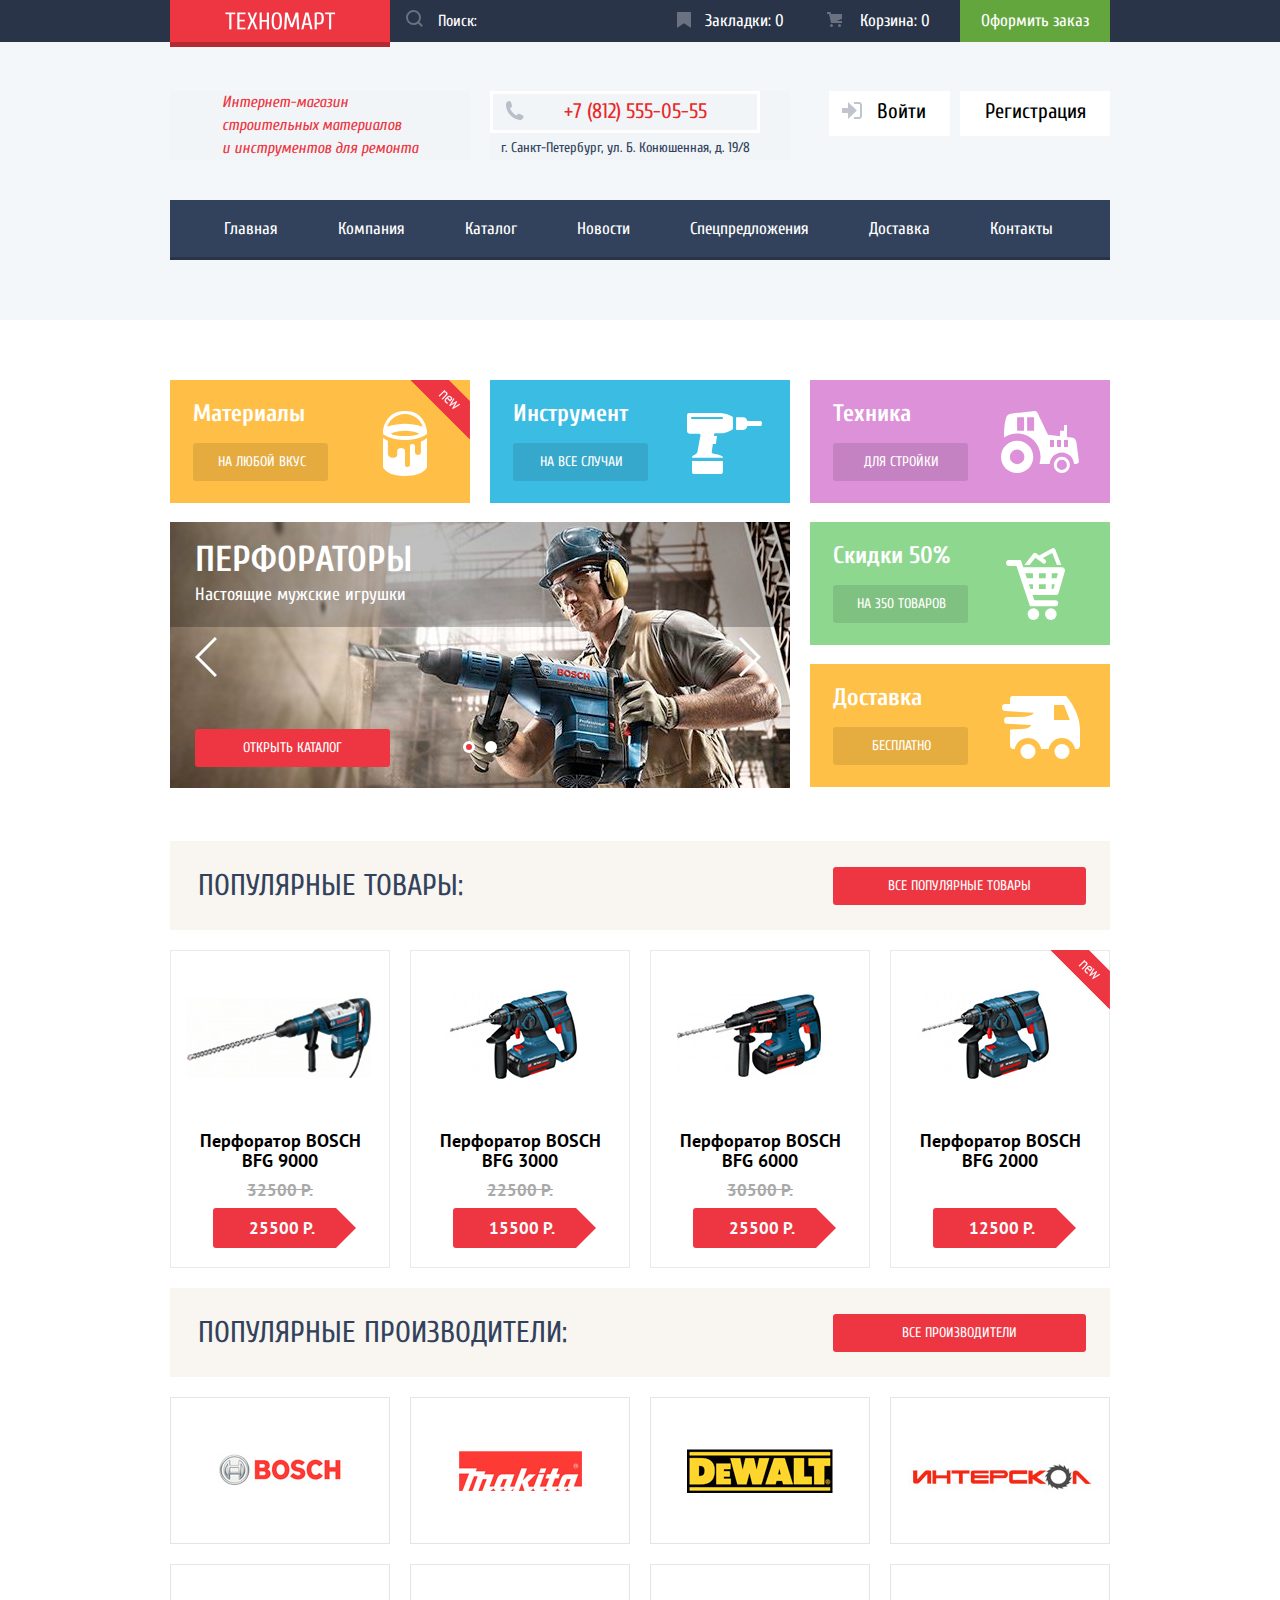
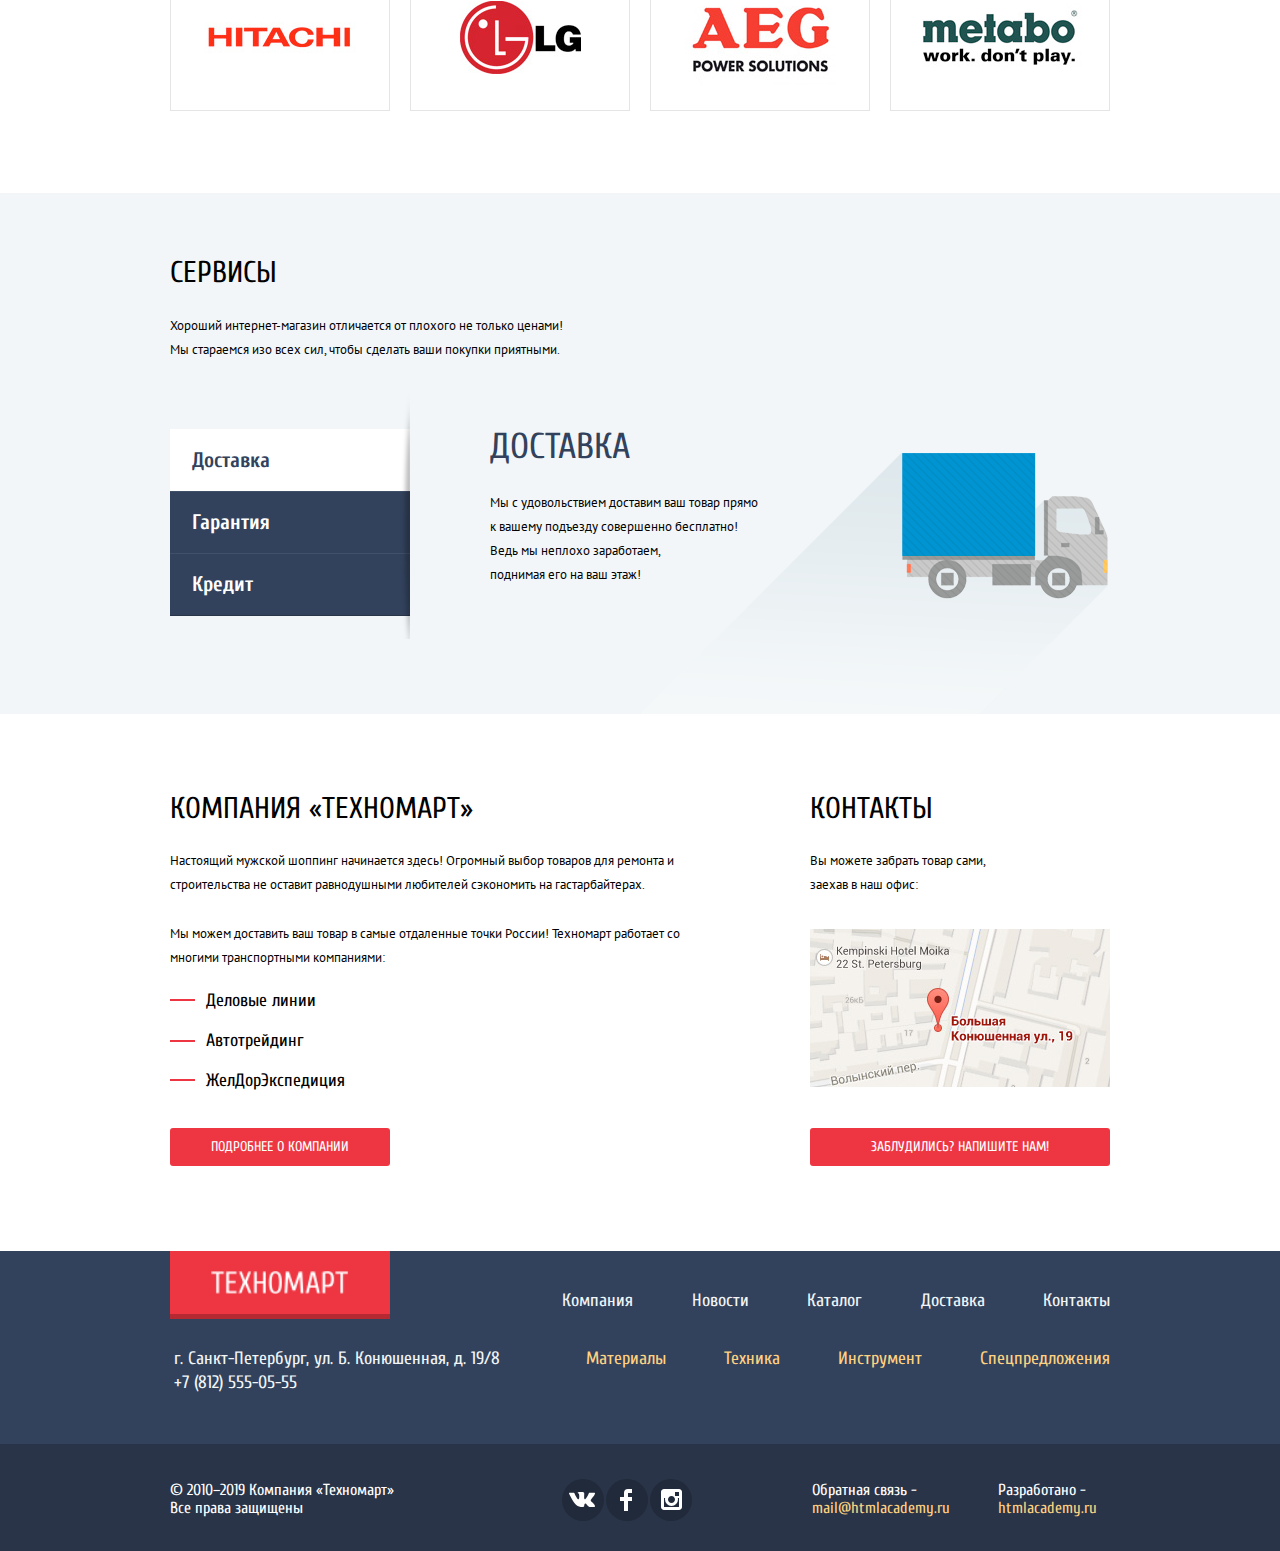
<file: index.html>
<!DOCTYPE html>
<html lang="ru">

<head>
  <meta charset="utf-8">
  <title>HTML Academy: Техномарт</title>
  <link href="https://fonts.googleapis.com/css?family=Cuprum:400,400i,700%7CPT+Sans:400,700&amp;subset=cyrillic" rel="stylesheet">
  <link rel="stylesheet" href="css/normalize.css">
  <link rel="stylesheet" href="css/style.min.css">
</head>

<body>
  <header class="main-header">
    <div class="header-top">
      <div class="container">
        <a class="logo main-header-logo" href="index.html">
          <img src="img/logo.png" width="111" height="18" alt="Логотип магазина «Техномарт»">
        </a>
        <form class="search" action="https://echo.htmlacademy.ru" method="get">
          <div class="search-field">
            <input class="search-field-input" type="text" name="search" placeholder="Поиск:">
            <button class="search-field-button" aria-label="Поиск">
              <svg width="17" height="17" viewBox="0 0 17 17" class="svg-icon" focusable="false">
                <path d="M17 15.586l-3.542-3.542A7.465 7.465 0 0 0 15 7.5 7.5 7.5 0 1 0 7.5 15c1.71 0 3.282-.579 4.544-1.542L15.586 17 17 15.586zM2 7.5C2 4.467 4.467 2 7.5 2 10.532 2 13 4.467 13 7.5c0 3.032-2.468 5.5-5.5 5.5A5.506 5.506 0 0 1 2 7.5z" />
              </svg>
            </button>
          </div>
        </form>
        <a class="main-header-bookmarks" href="bookmarks.html">Закладки: 0</a>
        <a class="main-header-basket" href="basket.html">Корзина: 0</a>
        <a class="main-header-order" href="order.html">Оформить заказ</a>
      </div>
    </div>

    <div class="container">
      <div class="header-bottom">
        <h1 class="general-title">
          Интернет-магазин строительных материалов
          и&nbsp;инструментов для ремонта
        </h1>

        <address class="address">
          <a href="tel:+78125550555">+7 (812) 555-05-55</a>
          <p>г. Санкт-Петербург, ул. Б. Конюшенная, д. 19/8</p>
        </address>

        <div class="login-link">
          <a class="velcome" href="personal-account.html">Войти</a>
          <a class="registry" href="#">Регистрация</a>
        </div>
      </div>

      <nav class="main-navigation">
        <ul class="navigation-list ">
          <li><a href="main.html">Главная</a></li>
          <li><a href="company.html">Компания</a></li>
          <li><a href="catalog.html">Каталог</a></li>
          <li><a href="news.html">Новости</a></li>
          <li><a href="specials.html">Спецпредложения</a></li>
          <li><a href="delivery.html">Доставка</a></li>
          <li><a href="contacts.html">Контакты</a></li>
        </ul>
      </nav>
    </div>
  </header>

  <main>
    <div class="container">
      <section class="type-services">
        <h2 class="visually-hidden">Товары и услуги</h2>
        <div class="type-services-items">
          <div class="box type-services-mat new-icon">
            <h3>Материалы</h3>
            <a class="button button-services" href="#">На любой вкус</a>
          </div>
          <div class="box type-services-tool">
            <h3>Инструмент</h3>
            <a class="button button-services" href="#">На все случаи</a>
          </div>
          <div class="box type-services-tech">
            <h3>Техника</h3>
            <a class="button button-services" href="#">Для стройки</a>
          </div>

          <div class="slider">
            <div class="slides">
              <div class="slide-prev">
                <h3>Дрели</h3>
                <p>Соседям на радость!</p>
                <a class="button button-slides" href="catalog.html">Открыть каталог</a>
              </div>
              <div class="slide-next">
                <h3>Перфораторы</h3>
                <p>Настоящие мужские игрушки</p>
                <a class="button button-slides" href="catalog.html">Открыть каталог</a>
              </div>
            </div>

            <div class="button-arrow">
              <button class="button-arrow-next" aria-label="Следующий слайд"></button>
              <button class="button-arrow-prev" aria-label="Предыдущий слайд"></button>
            </div>

            <ul class="slides-switches">
              <li class="slide-radio slide-radio-active"><button class="button-radio" aria-label="Текущий слайд"></button></li>
              <li class="slide-radio"><button class="button-radio" aria-label="Следующий слайд"></button></li>
            </ul>
          </div>

          <div>
            <div class="box type-services-sale">
              <h3>Скидки 50%</h3>
              <a class="button button-services" href="#">На 350 товаров</a>
            </div>
            <div class="box type-services-del">
              <h3>Доставка</h3>
              <a class="button button-services" href="#">Бесплатно</a>
            </div>
          </div>
        </div>
      </section>

      <section class="popular">
        <div class="popular-goods">
          <h2>Популярные товары:</h2>
          <a class=" button button-goods" href="#">Все популярные товары</a>
        </div>
        <div class="catalog">
          <ul class="catalog-list">
            <li class="catalog-item">
              <img src="img/bosch-9000.jpg" width="218" height="170" alt="Перфоратор BOSCH BFG 9000">
              <h3> Перфоратор BOSCH BFG&nbsp;9000</h3>
              <span class="price">32500 P.</span>
              <span class="price-sale">25500 P.</span>
              <div class="active-item">
                <a class="button button-basket" href="basket.html"> Купить</a>
                <a class="button button-bookmarks" href="bookmarks.html"> В закладки</a>
              </div>
            </li>
            <li class="catalog-item">
              <img src="img/bosch-3000.jpg" width="218" height="170" alt="Перфоратор BOSCH BFG 3000">
              <h3> Перфоратор BOSCH BFG&nbsp;3000</h3>
              <span class="price">22500 P.</span>
              <span class="price-sale">15500 P.</span>
              <div class="active-item">
                <a class="button button-basket" href="basket.html"> Купить</a>
                <a class="button button-bookmarks" href="bookmarks.html"> В закладки</a>
              </div>
            </li>
            <li class="catalog-item">
              <img src="img/bosch-6000.jpg" width="218" height="170" alt="Перфоратор BOSCH BFG 6000">
              <h3> Перфоратор BOSCH BFG&nbsp;6000</h3>
              <span class="price">30500 P.</span>
              <span class="price-sale">25500 P.</span>
              <div class="active-item">
                <a class="button button-basket" href="basket.html"> Купить</a>
                <a class="button button-bookmarks" href="bookmarks.html"> В закладки</a>
              </div>
            </li>
            <li class="catalog-item new-icon">
              <img src="img/bosch-2000.jpg" width="218" height="170" alt="Перфоратор BOSCH BFG 2000">
              <h3> Перфоратор BOSCH BFG&nbsp;2000</h3>
              <span class="price-sale">12500 P.</span>
              <div class="active-item">
                <a class="button button-basket" href="basket.html"> Купить</a>
                <a class="button button-bookmarks" href="bookmarks.html"> В закладки</a>
              </div>
            </li>
          </ul>
        </div>
      </section>

      <section class="popular">
        <div class="popular-makers">
          <h2>Популярные производители:</h2>
          <a class="button button-makers" href="#">Все производители</a>
        </div>

        <ul class="list-makers">
          <li class="item-makers"><a href="#"><img src="img/bosch-logo.jpg" width="126" height="37" class="Bosch" alt="bosch"></a></li>
          <li class="item-makers"><a href="#"><img src="img/makita-logo.jpg" width="123" height="40" class="Makita" alt="makita"></a></li>
          <li class="item-makers"><a href="#"><img src="img/de-walt-logo.jpg" width="146" height="44" class="Dewalt"
                alt="dewalt"></a></li>
          <li class="item-makers"><a href="#"><img src="img/interckol-logo.jpg" width="200" height="88" class="Interckol"
                alt="Интерскол"></a></li>
          <li class="item-makers"><a href="#"><img src="img/hitachi-logo.jpg" width="169" height="31" class="Hitachi"
                alt="hitachi"></a></li>
          <li class="item-makers"><a href="#"><img src="img/lg-logo.jpg" width="121" height="73" class="Lg" alt="lg"></a></li>
          <li class="item-makers"><a href="#"><img src="img/aeg-logo.jpg" width="151" height="96" class="Aeg" alt="aeg"></a></li>
          <li class="item-makers"><a href="#"><img src="img/metabo-logo.jpg" width="204" height="69" class="Metabo" alt="metabo"></a></li>
        </ul>

      </section>
    </div>

    <section class="services">
      <div class="container">
        <div class="title-promo">
          <h2>Сервисы</h2>
          <p>Хороший интернет-магазин отличается от плохого не только ценами!
            Мы стараемся изо всех сил, чтобы сделать ваши покупки приятными.</p>
        </div>
        <div class="services-slider">
          <ul class="slider-control">
            <li><button class="button-slide button-slide-current">Доставка</button></li>
            <li><button class="button-slide">Гарантия</button></li>
            <li><button class="button-slide">Кредит</button></li>
          </ul>

          <div class="slide-windows">
            <div class="slide-windows-delivery ">
              <h3>Доставка</h3>
              <p>Мы с удовольствием доставим ваш товар прямо<br>
                к вашему подъезду совершенно бесплатно!
                Ведь мы неплохо заработаем,<br>
                поднимая его на ваш этаж!</p>
            </div>
            <div class="slide-windows-assurance">
              <h3>Гарантия</h3>
              <p>Если купленный у нас товар поломается или заискрит,<br>
                а также в случае пожара, спровоцированного его возгаранием, вы всегда можете быть уверены в нашей
                гарантии.
                Мы обменяем сгоревший товар на новый.<br> Дом уж восстановите как-нибудь сами.</p>
            </div>
            <div class="slide-windows-credit">
              <h3>Кредит</h3>
              <p>Залезть в долговую яму стало проще!<br>
                Кредитные консультанты придут вам на помощь.</p>
              <a class="button button-credit" href="contacts.html">Отправить заявку</a>
            </div>
          </div>
        </div>
      </div>
    </section>

    <section class="container">
      <h2 class="visually-hidden">О нас</h2>
      <div class="inform">
        <div class="column-left">
          <h3 class="company">Компания «Техномарт»</h3>
          <p>Настоящий мужской шоппинг начинается здесь! Огромный выбор товаров для ремонта и
            строительства не оставит равнодушными любителей сэкономить на гастарбайтерах.
          </p>
          <p>Мы можем доставить ваш товар в самые отдаленные точки России!
            Техномарт работает со многими транспортными компаниями:
          </p>
          <ul class="transport-company">
            <li class="transport-1">Деловые линии</li>
            <li class="transport-2">Автотрейдинг</li>
            <li class="transport-3">ЖелДорЭкспедиция</li>
          </ul>
          <a class="button button-company" href="company.html">Подробнее о компании</a>
        </div>
        <div class="column-right">
          <h3 class="company">Контакты</h3>
          <p>Вы можете забрать товар сами, заехав в наш офис:</p>
          <a class="min-map" href="https://www.google.com/maps/place/Bolshaya+Konyushennaya+Street,+19,+Sankt-Peterburg,+Russia,+191186/@59.9387942,30.3208946,17z/data=!3m1!4b1!4m5!3m4!1s0x4696310fca5ba729:0xea9c53d4493c879f!8m2!3d59.9387942!4d30.3230833"><img
              src="img/map.jpg" width="300" height="158" alt="Карта офиса по адресу ул. Большая Конюшенная, 19"></a>
          <a class="button button-contacts" href="contacts.html">Заблудились? Напишите нам!</a>
        </div>
      </div>
    </section>
  </main>

  <footer class="main-footer">
    <div class="container">
      <div class="contacts-logo">
        <a class="logo main-footer-logo">
          <img src="img/logo.png" width="138" height="23" alt="Логотип магазина «Техномарт»">
        </a>
        <address class="contacts">
          <p>г. Санкт-Петербург, ул. Б. Конюшенная, д. 19/8</p>
          <a href="tel:+78125550555">+7 (812) 555-05-55</a>
        </address>
      </div>
      <nav class="footer-navigation">
        <ul class="footer-info">
          <li><a class="footer-button" href="company.html">Компания</a></li>
          <li><a class="footer-button" href="news.html">Новости</a></li>
          <li><a class="footer-button" href="catalog.html">Каталог</a></li>
          <li><a class="footer-button" href="delivery.html">Доставка</a></li>
          <li><a class="footer-button" href="contacts.html">Контакты</a></li>
        </ul>
        <ul class="footer-goods">
          <li><a class="footer-button footer-button-goods" href="materials.html">Материалы</a></li>
          <li><a class="footer-button footer-button-goods" href="technics.html">Техника</a></li>
          <li><a class="footer-button footer-button-goods" href="tools.html">Инструмент</a></li>
          <li><a class="footer-button footer-button-goods" href="specials.html">Спецпредложения</a></li>
        </ul>

      </nav>
    </div>

    <div class="footer-bottom">
      <div class="container">
        <p class="footer-copyright">
          © 2010–2019 Компания «Техномарт»
          Все права защищены
        </p>

        <ul class="social-type">
          <li><a class="social-icon-vk" href="https://vk.com"><span class="visually-hidden">Вконтакте</span>
            </a></li>
          <li><a class="social-icon-fb" href="https://www.facebook.com"><span class="visually-hidden">Фэйсбук</span>
            </a></li>
          <li><a class="social-icon-insta" href="https://www.instagram.com"><span class="visually-hidden">Инстаграм</span>
            </a></li>

        </ul>

        <div class="email-copyright">
          <p class="footer-email">
            <span>Обратная связь - </span>
            <a class="footer-button footer-button-social" href="https://htmlacademy.ru">mail@htmlacademy.ru</a>
          </p>
          <p class="footer-developed">
            <span>Разработано - </span>
            <a class="footer-button footer-button-social" href="https://htmlacademy.ru/intensive/htmlcss">htmlacademy.ru</a>
          </p>
        </div>
      </div>
    </div>
  </footer>


  <section class="modal modal-letter">
    <h2 class="visually-hidden">Напишите нам</h2>
    <button class="modal-close" type="button"><span class="visually-hidden">Закрыть</span></button>
    <form class="letter-form" action="https://echo.htmlacademy.ru" method="post">
      <div class="modal-container">
        <p><label for="yours-name">Ваше имя:</label>
          <input type="text" id="yours-name" name="yours-name" placeholder="Имя Фамилия" required>
        </p>
        <p><label for="e-mail">Ваш e-mail:</label>
          <input type="text" id="e-mail" name="e-mail" placeholder="email@example.com" required>
        </p>
        <p><label for="letter">Текст письма:</label>
          <textarea id="letter" name="letter" rows="3" placeholder="В свободной форме" required></textarea>
        </p>
      </div>
      <div class="modal-bottom modal-button">
        <button class="button button-send" type="submit">Отправить</button>
      </div>
    </form>
  </section>

  <section class="modal modal-basket">
    <button class="modal-close" type="button"><span class="visually-hidden">Закрыть</span></button>
    <h2 class="modal-title">Товар добавлен в корзину!</h2>
    <div class="modal-bottom">
      <a class="button button-order" href="order.html">Оформить заказ</a>
      <a class="button button-continue" href="catalog.html">Продолжить покупки</a>
    </div>
  </section>

  <section class="modal modal-map">
    <h2 class="visually-hidden">Как до нас добраться</h2>
    <button class="modal-close" type="button"><span>Закрыть</span></button>
    <iframe src="https://www.google.com/maps/embed?pb=!1m14!1m8!1m3!1d1998.5991032728612!2d30.3208946!3d59.9387942!3m2!1i1024!2i768!4f13.1!3m3!1m2!1s0x4696310fca5ba729%3A0xea9c53d4493c879f!2sBolshaya+Konyushennaya+Street%2C+19%2C+Sankt-Peterburg%2C+Russia%2C+191186!5e0!3m2!1sen!2sby!4v1552989779381"
      width="940" height="446" style="border:0" allowfullscreen></iframe>
  </section>

  <script src="js/script.min.js"></script>

</body>

</html>
</file>
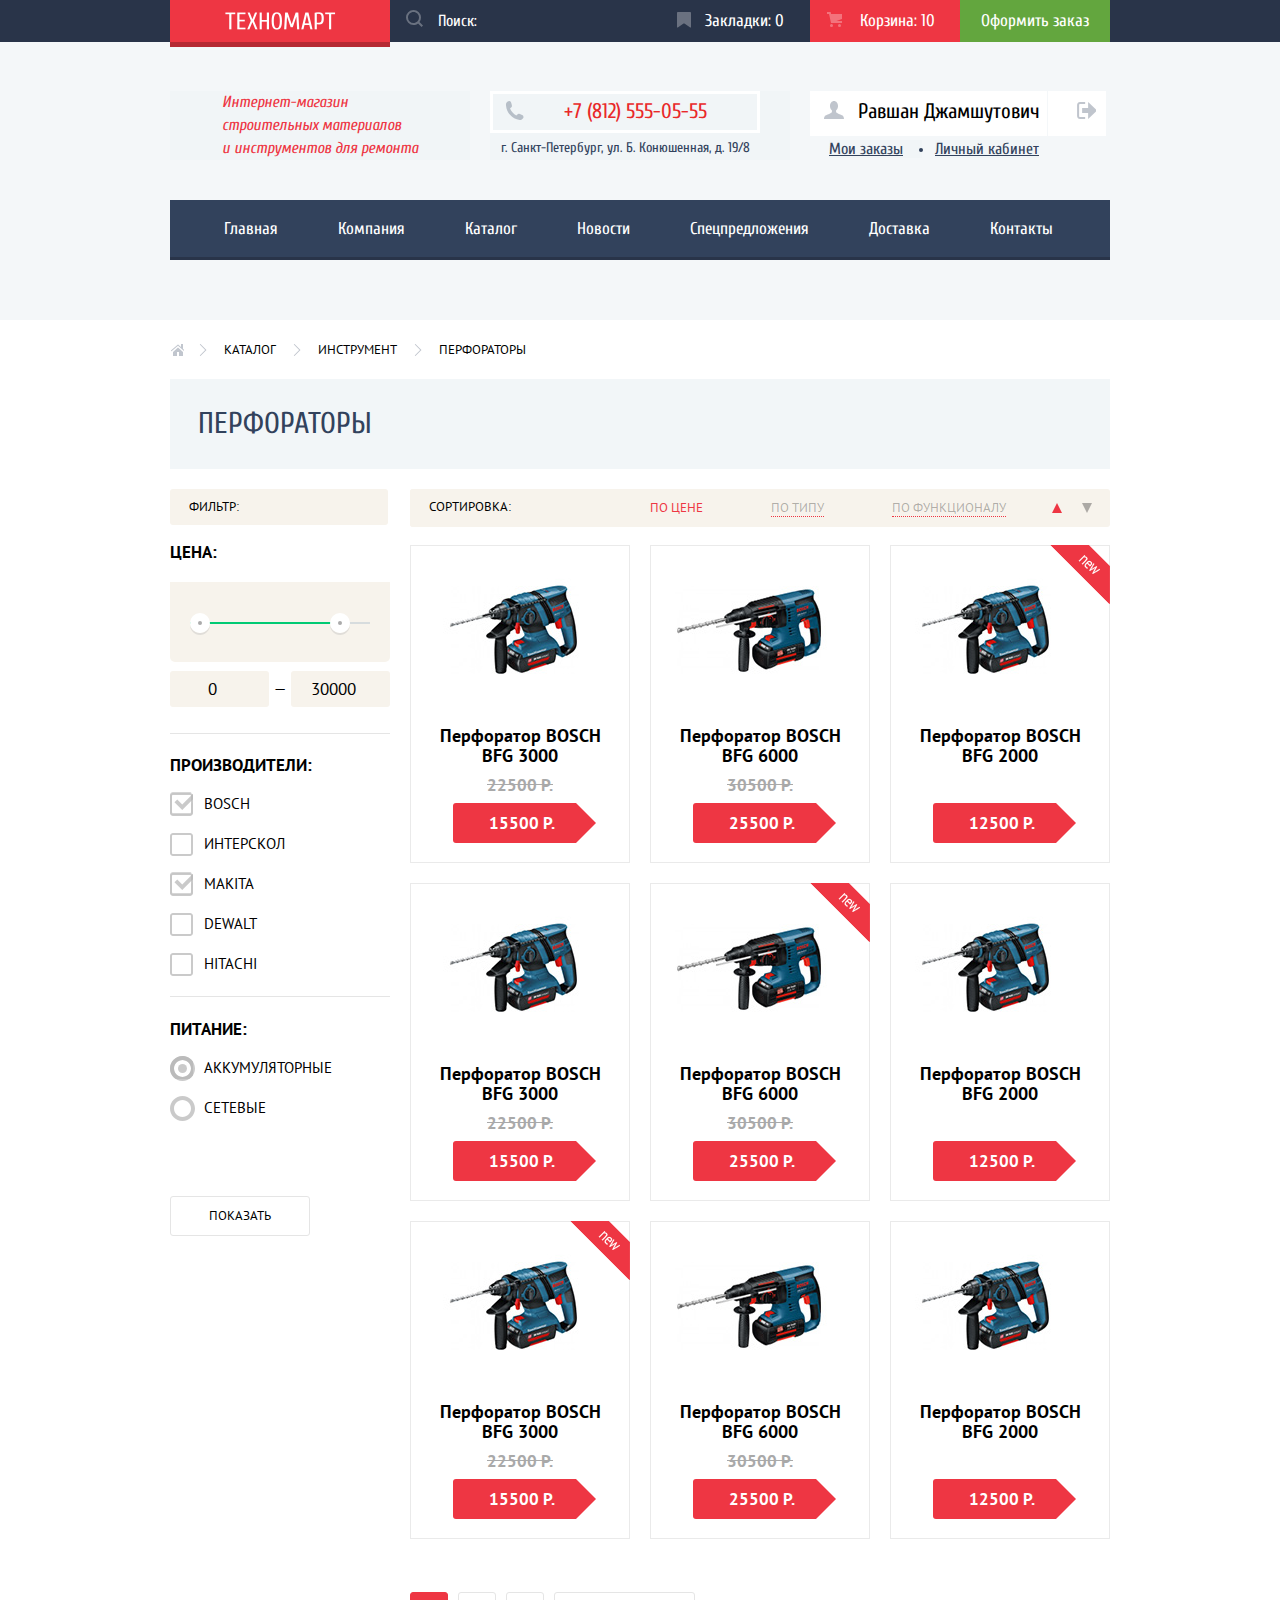
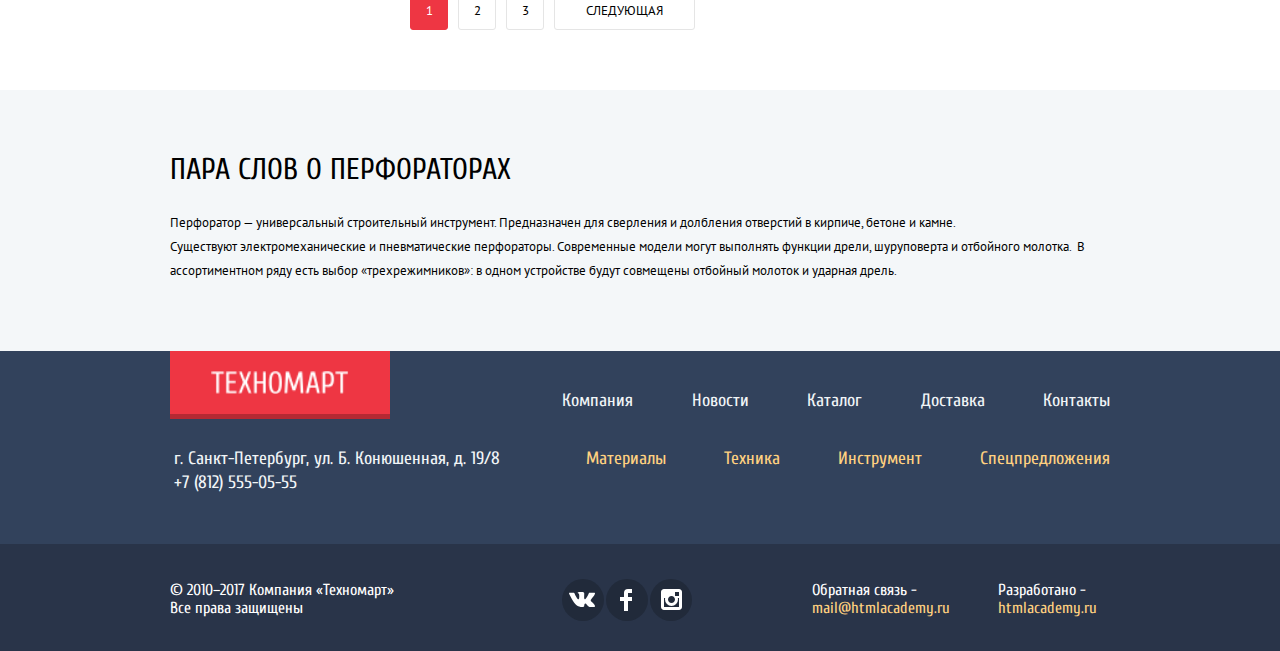
<file: catalog.html>
<!DOCTYPE html>
<html lang="ru">

<head>
  <meta charset="utf-8">
  <title>HTML Academy: Техномарт</title>
  <link href="https://fonts.googleapis.com/css?family=Cuprum:400,400i,700%7CPT+Sans:400,700&amp;subset=cyrillic" rel="stylesheet">
  <link rel="stylesheet" href="css/normalize.css">
  <link rel="stylesheet" href="css/style.min.css">
</head>

<body class="inner-peage">
  <header class="main-header">
    <div class="header-top">
      <div class="container">
        <a class="logo main-header-logo" href="index.html">
          <img src="img/logo.png" width="111" height="18" alt="Логотип магазина «Техномарт»">
        </a>
        <form class="search" action="https://echo.htmlacademy.ru" method="get">
          <div class="search-field">
            <input class="search-field-input" type="text" name="search" placeholder="Поиск:">
            <button class="search-field-button" aria-label="Поиск">
              <svg width="17" height="17" viewBox="0 0 17 17" class="svg-icon" focusable="false">
                <path d="M17 15.586l-3.542-3.542A7.465 7.465 0 0 0 15 7.5 7.5 7.5 0 1 0 7.5 15c1.71 0 3.282-.579 4.544-1.542L15.586 17 17 15.586zM2 7.5C2 4.467 4.467 2 7.5 2 10.532 2 13 4.467 13 7.5c0 3.032-2.468 5.5-5.5 5.5A5.506 5.506 0 0 1 2 7.5z" />
              </svg>
            </button>
          </div>
        </form>
        <a class="main-header-bookmarks" href="bookmarks.html">Закладки: 0</a>
        <a class="main-header-basket main-header-current" href="basket.html">Корзина: 10</a>
        <a class="main-header-order" href="order.html">Оформить заказ</a>
      </div>
    </div>

    <div class="container">
      <div class="header-bottom">
        <h1 class="general-title">
          Интернет-магазин строительных материалов
          и&nbsp;инструментов для ремонта
        </h1>

        <address class="address">
          <a href="tel:+78125550555">+7 (812) 555-05-55</a>
          <p>г. Санкт-Петербург, ул. Б. Конюшенная, д. 19/8</p>
        </address>

        <div class="login-link">
          <div class="account">
            <a class="login-link-enter" href="personal-account.html">Равшан Джамшутович</a>
            <a class="login-link-exit" href="deauthorization.html"></a>
          </div>
          <div class="user-navigation">
            <a href="personal-order.html">Мои заказы</a>
            <a href="personal-account.html">Личный кабинет</a>
          </div>
        </div>
      </div>

      <nav class="main-navigation">
        <ul class="navigation-list">
          <li><a class="navigation-list-item" href="index.html">Главная</a></li>
          <li><a class="navigation-list-item" href="company.html">Компания</a></li>
          <li><a class="navigation-list-item" href="catalog.html">Каталог</a></li>
          <li><a class="navigation-list-item" href="news.html">Новости</a></li>
          <li><a class="navigation-list-item" href="specials.html">Спецпредложения</a></li>
          <li><a class="navigation-list-item" href="delivery.html">Доставка</a></li>
          <li><a class="navigation-list-item" href="contacts.html">Контакты</a></li>
        </ul>
      </nav>
    </div>
  </header>

  <main class="inner-peage">
    <div class="container">
      <ul class="breadcrumbs">
        <li><a class="breadcrumbs-home" href="index.html" aria-label="Главная страница"></a></li>
        <li><a class="breadcrumbs-catalog" href="catalog.html">Каталог</a></li>
        <li><a class="breadcrumbs-tools" href="tools.html">Инструмент</a></li>
        <li><a class="breadcrumbs-current">Перфораторы</a></li>
      </ul>

      <h2 class="catalog-title">Перфораторы</h2>
      <div class="catalog-columns">
        <section class="filters">
          <h3 class="catalog-filter">Фильтр:</h3>
          <form class="type-filters" action="https://echo.htmlacademy.ru" method="get">
            <fieldset class="filters-price">
              <legend class="name-filters-price">Цена:</legend>
              <div class="range-filters">
                <div class="range-filtres-scale"></div>
                <div class="range-filtres-scale-active">
                  <button class="range-filtres-point-right"></button>
                  <button class="range-filtres-point-left"></button>
                </div>
              </div>
              <div class="range-price">
                <input type="number" id="min" name="price" min="0" value="0" step="100">—
                <input type="number" id="max" name="price" max="30000" value="30000" step="100">
              </div>
            </fieldset>
            <fieldset class="filters-makers">
              <legend class="name-filters-maker">Производители:</legend>
              <div class="filters-makers-list">
                <input type="checkbox" id="bosch" name="bosch" value="bosch" checked>
                <label for="bosch">Bosch</label>
                <input type="checkbox" id="intersckol" name="intersckol" value="интерскол">
                <label for="intersckol">Интерскол</label>
                <input type="checkbox" id="makita" name="makita" value="makita" checked>
                <label for="makita">Makita</label>
                <input type="checkbox" id="dewalt" name="dewalt" value="dewalt">
                <label for="dewalt">Dewalt</label>
                <input type="checkbox" id="hitachi" name="hitachi" value="hitachi">
                <label for="hitachi">Hitachi</label>
              </div>
            </fieldset>
            <fieldset class="filters-power">
              <legend class="name-filters-power">Питание:</legend>
              <input type="radio" id="cordless" name="power" value="аккумуляторные" checked>
              <label for="cordless"> Аккумуляторные</label>
              <input type="radio" id="network" name="power" value="сетевые">
              <label for="network">Сетевые</label>
            </fieldset>
            <button type="submit" class="button filters-button">Показать</button>
          </form>
        </section>

        <section class="catalog">
          <h2 class="visually-hidden">Список перфораторов</h2>

          <div class="sort-type">
            <h3 class="catalog-sort">Сортировка:</h3>
            <ul class="sorting-types">
              <li><a class="sort sort-current" href="catalog.html">По цене</a></li>
              <li><a class="sort" href="catalog.html">По типу</a></li>
              <li><a class="sort" href="catalog.html">По функционалу</a></li>
              <li class="triangle-sort">
                <a class="triangle-current" href="catalog.html" aria-label="по возрастанию"></a>
                <a href="catalog.html" aria-label="по убыванию"></a>
              </li>
            </ul>
          </div>

          <ul class="catalog-list">
            <li class="catalog-item">
              <img src="img/bosch-3000.jpg" width="218" height="170" alt="Перфоратор BOSCH BFG 3000">
              <h3> Перфоратор BOSCH BFG&nbsp;3000</h3>
              <span class="price">22500 P.</span>
              <span class="price-sale">15500 P.</span>
              <div class="active-item">
                <a class="button button-basket" href="basket.html"> Купить</a>
                <a class="button button-bookmarks" href="bookmarks.html"> В закладки</a>
              </div>
            </li>

            <li class="catalog-item">
              <img src="img/bosch-6000.jpg" width="218" height="170" alt="Перфоратор BOSCH BFG 6000">
              <h3> Перфоратор BOSCH BFG&nbsp;6000</h3>
              <span class="price">30500 P.</span>
              <span class="price-sale">25500 P.</span>
              <div class="active-item">
                <a class="button button-basket" href="basket.html"> Купить</a>
                <a class="button button-bookmarks" href="bookmarks.html"> В закладки</a>
              </div>
            </li>

            <li class="catalog-item new-icon ">
              <img src="img/bosch-2000.jpg" width="218" height="170" alt="Перфоратор BOSCH BFG 2000">
              <h3> Перфоратор BOSCH BFG&nbsp;2000</h3>
              <span class="price-sale">12500 P.</span>
              <div class="active-item">
                <a class="button button-basket" href="basket.html"> Купить</a>
                <a class="button button-bookmarks" href="bookmarks.html"> В закладки</a>
              </div>
            </li>

            <li class="catalog-item">
              <img src="img/bosch-3000.jpg" width="218" height="170" alt="Перфоратор BOSCH BFG 3000">
              <h3> Перфоратор BOSCH BFG&nbsp;3000</h3>
              <span class="price">22500 P.</span>
              <span class="price-sale">15500 P.</span>
              <div class="active-item">
                <a class="button button-basket" href="basket.html"> Купить</a>
                <a class="button button-bookmarks" href="bookmarks.html"> В закладки</a>
              </div>
            </li>

            <li class="catalog-item new-icon">
              <img src="img/bosch-6000.jpg" width="218" height="170" alt="Перфоратор BOSCH BFG 6000">
              <h3> Перфоратор BOSCH BFG&nbsp;6000</h3>
              <span class="price">30500 P.</span>
              <span class="price-sale">25500 P.</span>
              <div class="active-item">
                <a class="button button-basket" href="basket.html"> Купить</a>
                <a class="button button-bookmarks" href="bookmarks.html"> В закладки</a>
              </div>
            </li>

            <li class="catalog-item">
              <img src="img/bosch-2000.jpg" width="218" height="170" alt="Перфоратор BOSCH BFG 2000">
              <h3> Перфоратор BOSCH BFG&nbsp;2000</h3>
              <span class="price-sale">12500 P.</span>
              <div class="active-item">
                <a class="button button-basket" href="basket.html"> Купить</a>
                <a class="button button-bookmarks" href="bookmarks.html"> В закладки</a>
              </div>
            </li>

            <li class="catalog-item new-icon ">
              <img src="img/bosch-3000.jpg" width="218" height="170" alt="Перфоратор BOSCH BFG 3000">
              <h3> Перфоратор BOSCH BFG&nbsp;3000</h3>
              <span class="price">22500 P.</span>
              <span class="price-sale">15500 P.</span>
              <div class="active-item">
                <a class="button button-basket" href="basket.html"> Купить</a>
                <a class="button button-bookmarks" href="bookmarks.html"> В закладки</a>
              </div>
            </li>

            <li class="catalog-item">
              <img src="img/bosch-6000.jpg" width="218" height="170" alt="Перфоратор BOSCH BFG 6000">
              <h3> Перфоратор BOSCH BFG&nbsp;6000</h3>
              <span class="price">30500 P.</span>
              <span class="price-sale">25500 P.</span>
              <div class="active-item">
                <a class="button button-basket" href="basket.html"> Купить</a>
                <a class="button button-bookmarks" href="bookmarks.html"> В закладки</a>
              </div>
            </li>

            <li class="catalog-item">
              <img src="img/bosch-2000.jpg" width="218" height="170" alt="Перфоратор BOSCH BFG 2000">
              <h3> Перфоратор BOSCH BFG&nbsp;2000</h3>
              <span class="price-sale">12500 P.</span>
              <div class="active-item">
                <a class="button button-basket" href="basket.html"> Купить</a>
                <a class="button button-bookmarks" href="bookmarks.html"> В закладки</a>
              </div>
            </li>
          </ul>
          <ul class="pagination-list">
            <li><a class="pagination-item pagination-item-сurrent" href="catalog.html">1</a></li>
            <li><a class="pagination-item" href="#">2</a></li>
            <li><a class="pagination-item" href="#">3</a></li>
            <li><a class="pagination-item pagination-item-next" href="#+1">Следующая</a></li>
          </ul>
        </section>
      </div>
    </div>

    <section class="about-perforators">
      <div class="container">
        <h2>Пара слов о перфораторах</h2>
        <p>
          Перфоратор — универсальный строительный инструмент.
          Предназначен для сверления и долбления отверстий в кирпиче, бетоне и камне.<br>
          Существуют электромеханические и пневматические перфораторы.
          Современные модели могут выполнять функции дрели, шуруповерта и отбойного молотка.&nbsp;
          В ассортиментном ряду есть выбор «трехрежимников»:
          в одном устройстве будут совмещены отбойный молоток и ударная дрель.
        </p>
      </div>
    </section>
  </main>

  <footer class="main-footer">
    <div class="container">
      <div class="contacts-logo">
        <a class="logo main-footer-logo">
          <img src="img/logo.png" width="138" height="23" alt="Логотип магазина «Техномарт»">
        </a>
        <address class="contacts">
          <p>г. Санкт-Петербург, ул. Б. Конюшенная, д. 19/8</p>
          <a href="tel:+78125550555">+7 (812) 555-05-55</a>
        </address>
      </div>
      <nav class="footer-navigation">
        <ul class="footer-info">
          <li><a class="footer-button" href="company.html">Компания</a></li>
          <li><a class="footer-button" href="news.html">Новости</a></li>
          <li><a class="footer-button" href="catalog.html">Каталог</a></li>
          <li><a class="footer-button" href="delivery.html">Доставка</a></li>
          <li><a class="footer-button" href="contacts.html">Контакты</a></li>
        </ul>
        <ul class="footer-goods">
          <li><a class="footer-button footer-button-goods" href="materials.html">Материалы</a></li>
          <li><a class="footer-button footer-button-goods" href="technics.html">Техника</a></li>
          <li><a class="footer-button footer-button-goods" href="tools.html">Инструмент</a></li>
          <li><a class="footer-button footer-button-goods" href="specials.html">Спецпредложения</a></li>
        </ul>
      </nav>
    </div>

    <div class="footer-bottom">
      <div class="container">
        <p class="footer-copyright">
          © 2010–2017 Компания «Техномарт»
          Все права защищены
        </p>


        <ul class="social-type">
          <li><a class="social-icon-vk" href="https://vk.com"><span class="visually-hidden">Вконтакте</span>
            </a></li>
          <li><a class="social-icon-fb" href="https://www.facebook.com"><span class="visually-hidden">Фэйсбук</span>
            </a></li>
          <li><a class="social-icon-insta" href="https://www.instagram.com"><span class="visually-hidden">Инстаграм</span>
            </a></li>
        </ul>

        <div class="email-copyright">
          <p class="footer-email">
            <span>Обратная связь - </span>
            <a class="footer-button footer-button-social" href="https://htmlacademy.ru">mail@htmlacademy.ru</a>
          </p>
          <p class="footer-developed">
            <span>Разработано - </span>
            <a class="footer-button footer-button-social" href="https://htmlacademy.ru/intensive/htmlcss">htmlacademy.ru</a>
          </p>
        </div>
      </div>
    </div>
  </footer>

  <script src="js/script.min.js"></script>

</body>

</html>
</file>
<file: css/style.min.css>
body { margin: 0; font-family: "Cuprum", Arial, sans-serif; color: #000000; background-color: #ffffff; } a { text-decoration: none; } html, body { min-width: 960px; } img { max-width: 100%; height: auto; } .visually-hidden:not(:focus):not(:active) { position: absolute; width: 1px; height: 1px; margin: -1px; border: 0; padding: 0; white-space: nowrap; -webkit-clip-path: inset(100%); clip-path: inset(100%); clip: rect(0 0 0 0); overflow: hidden; } .main-header { min-height: 320px; display: -webkit-box; display: -ms-flexbox; display: flex; -webkit-box-orient: vertical; -webkit-box-direction: normal; -ms-flex-direction: column; flex-direction: column; margin: 0; margin-bottom: 60px; padding: 0; background-color: #f4f7f9; } .header-top { background-color: #293449; width: 100%; min-height: 42px; } .container { width: 940px; margin: 0 auto; padding: 0 10px; } .header-top .container { display: -webkit-box; display: -ms-flexbox; display: flex; } .container .header-bottom { display: -webkit-box; display: -ms-flexbox; display: flex; -webkit-box-pack: justify; -ms-flex-pack: justify; justify-content: space-between; padding: 0; padding-top: 49px; padding-bottom: 40px; margin: 0; } .logo { width: 220px; background-color: #ee3643; text-align: center; -webkit-box-shadow: 0 5px 0 0 #b52933; box-shadow: 0 5px 0 0 #b52933; } .main-header-logo { height: 42px; } .main-header-logo img { width: 111px; height: 18px; border: 0; padding-top: 12px; } .logo:hover { background-color: #ca2c37; } .logo:active { background-color: #ba2732; } .svg-icon { fill: currentColor; } .search-field { position: relative; width: 270px; height: 42px; } .search-field-input { -webkit-box-sizing: border-box; box-sizing: border-box; position: absolute; width: 100%; height: 100%; margin: 0; border: 0; padding-left: 48px; padding-right: 10px; background: none; color: #fff; } .search-field-input::-webkit-input-placeholder { color: #fff; } .search-field-input:-ms-input-placeholder { color: #fff; } .search-field-input::-ms-input-placeholder { color: #fff; } .search-field-input::placeholder { color: #fff; } .search-field-button { width: 48px; height: 100%; position: absolute; z-index: 1; left: 0; border: 0; padding: 0; background: none; color: rgba(255, 255, 255, 0.3); cursor: pointer; } .search-field:hover .search-field-button { color: rgba(255, 255, 255); } .search-field:hover .search-field-input:not(:focus) { background: rgba(0, 0, 0, 0.3); } .search-field-input:focus { background: #fff; color: #000; } .search-field-input:focus+.search-field-button { color: #ee3643; } .main-header-bookmarks, .main-header-basket, .main-header-order { background-color: #293449; color: #ffffff; font-size: 17px; line-height: 18px; width: 150px; margin: 0; padding: 0; padding-top: 12px; padding-bottom: 10px; } .main-header-bookmarks { position: relative; padding-left: 45px; width: 105px; } .main-header-basket { position: relative; padding-left: 50px; width: 100px; } .main-header-order { text-align: center; vertical-align: middle; width: 150px; background-color: #63a63e; } .main-header-current { background-color: #ee3643; } .main-header-bookmarks:hover, .main-header-basket:hover { background-color: #212a3a; } .main-header-bookmarks:active, .main-header-basket:active { background-color: #161d29; color: rgba(255, 255, 255, 0.6); } .main-header-order:hover { background-color: #5fbb2d; } .main-header-order:active { background-color: #518534; color: rgba(255, 255, 255, 0.5); } .main-header-current:hover { background-color: #ca2c37; } .main-header-current:active { background-color: #ba2732; } .main-header-bookmarks::before { content: ""; position: absolute; top: 12px; left: 17px; width: 14px; height: 16px; background-image: url("../img/svg-technomart/icon-bookmark.svg"); background-repeat: no-repeat; opacity: 0.3; } .main-header-basket::before { content: ""; position: absolute; top: 12px; left: 17px; width: 15px; height: 15px; background-image: url("../img/svg-technomart/icon-cart.svg"); background-repeat: no-repeat; opacity: 0.3; } .main-header-bookmarks:hover::before, .main-header-basket:hover::before { opacity: 1; } .main-header-bookmarks:active::before, .main-header-basket:active::before { opacity: 0.5; } .general-title { background-color: #f1f5f7; color: #ee3643; font-size: 16px; line-height: 23px; font-style: italic; font-weight: normal; text-align: left; display: block; width: 197px; padding: 0; margin: 0; padding-left: 52px; padding-right: 51px; margin-right: 20px; } .address { background-color: #f1f5f7; font-style: normal; display: -webkit-box; display: -ms-flexbox; display: flex; -webkit-box-orient: vertical; -webkit-box-direction: normal; -ms-flex-direction: column; flex-direction: column; -webkit-box-pack: justify; -ms-flex-pack: justify; justify-content: space-between; width: 270px; padding: 0; margin: 0; padding-right: 30px; margin-right: 20px; } .address a { position: relative; color: #e9292a; font-size: 21px; line-height: 21px; display: inline-block; vertical-align: top; border: 3px solid #ffffff; width: auto; padding: 0; margin: 0; padding-left: 71px; text-align: start; padding-top: 7px; padding-bottom: 8px; } .address p { color: #32425c; font-size: 14px; line-height: 24px; display: inline-block; vertical-align: top; border: none; width: auto; margin: 0; padding: 0; text-align: center; } .address a::before { content: ""; position: absolute; width: 19px; height: 19px; background-image: url("../img/svg-technomart/icon-phone.svg"); background-repeat: no-repeat; border: 0; left: 12px; top: 7px; } .login-link { width: 281px; margin: 0; padding: 0; padding-left: 19px; } .login-link a { background-color: #ffffff; color: #000000; font-size: 21px; line-height: 21px; } .velcome { display: inline-block; vertical-align: top; position: relative; width: 53px; margin: 0; padding: 0; border: none; padding-top: 10px; padding-bottom: 14px; padding-left: 48px; padding-right: 20px; margin-right: 6px; } .registry { display: inline-block; vertical-align: top; width: 100px; margin: 0; padding: 0; border: none; padding-top: 10px; padding-bottom: 14px; padding-left: 25px; padding-right: 25px; } .login-link a:hover { color: #ee3643; } .login-link a:active { color: rgba(0, 0, 0, 0.3); } .velcome::before { position: absolute; content: ""; width: 20px; height: 17px; top: 11px; left: 13px; background-image: url("../img/svg-technomart/icon-login.svg"); opacity: 0.3; background-repeat: no-repeat; } .login-link-exit:hover::before, .login-link-enter:hover::before, .velcome:hover::before { opacity: 1; } .login-link-exit:active::before, .login-link-enter:active::before, .velcome:active::before { opacity: 0.3; } .inner-peage .login-link { width: 300px; padding: 0; margin: 0; display: -webkit-box; display: -ms-flexbox; display: flex; -webkit-box-orient: vertical; -webkit-box-direction: normal; -ms-flex-direction: column; flex-direction: column; } .login-link-enter { display: inline-block; position: relative; margin: 0; padding: 0; border: none; padding-top: 10px; padding-bottom: 14px; padding-left: 48px; padding-right: 7px; margin-right: -3px; vertical-align: top; } .login-link-exit { font-size: 0px; position: relative; display: inline-block; width: 58px; height: 45px; background-color: #fff; vertical-align: top; } .account a:hover { color: #000000; } .account a:active { color: rgba(0, 0, 0, 0.3); } .login-link-enter::before { content: ""; position: absolute; width: 20px; height: 18px; top: 10px; left: 14px; background-image: url("../img/svg-technomart/icon-user.svg"); background-repeat: no-repeat; opacity: 0.3; } .login-link-exit::before { content: ""; position: absolute; width: 20px; height: 17px; top: 11px; right: 10px; background-image: url("../img/svg-technomart/icon-logout.svg"); background-repeat: no-repeat; opacity: 0.3; } .user-navigation { padding: 0; margin: 0; padding-top: 4px; } .user-navigation a { color: #32425c; font-size: 16px; line-height: 18px; text-decoration: underline; background-color: #f1f5f7; } .user-navigation a:first-child { position: relative; padding-right: 19px; margin-left: 19px; } .user-navigation a:last-child { margin-left: 9px; } .user-navigation a:hover { color: #ee3643; } .user-navigation a:active { color: rgba(50, 66, 92, 0.3); } .user-navigation a:first-child::after { content: ""; position: absolute; top: 8px; left: 90px; width: 4px; height: 4px; background-color: #32425c; border-radius: 50%; } .container .main-navigation { width: 100%; padding: 0; margin: 0; min-height: 60px; -webkit-box-shadow: inset 0 -5px 0 0 #293449; box-shadow: inset 0 -5px 0 0 #293449; } .navigation-list { display: -webkit-box; display: -ms-flexbox; display: flex; -ms-flex-wrap: wrap; flex-wrap: wrap; list-style: none; padding: 0; margin: 0; background-color: #32425c; padding-left: 24px; padding-right: 22px; } .navigation-list a { display: block; color: #ffffff; background-color: #32425c; font-size: 17px; line-height: 17px; max-height: 60px; margin: 0; padding: 20px 30px; } .navigation-list a:hover { background-color: #293449; color: #ffffff; } .navigation-list a:active { background-color: #1d2739; color: rgba(255, 255, 255, 0.5); } .type-services { display: -webkit-box; display: -ms-flexbox; display: flex; margin-bottom: 35px; } .type-services h3 { color: #ffffff; font-size: 24px; line-height: 30px; font-weight: bold; padding: 0; margin: 0; margin-bottom: 14px; } .type-services-items { display: -webkit-box; display: -ms-flexbox; display: flex; -webkit-box-pack: justify; -ms-flex-pack: justify; justify-content: space-between; -ms-flex-wrap: wrap; flex-wrap: wrap; margin: 0; padding: 0; width: 940px; min-height: 398px; } .type-services-items .new-icon::before { top: 0px; right: 0px; width: 60px; height: 59px; border: 0; font: 0; content: ""; position: absolute; background-image: url("../img/new.png"); background-repeat: no-repeat; } .box { position: relative; display: -webkit-box; display: -ms-flexbox; display: flex; -webkit-box-orient: vertical; -webkit-box-direction: normal; -ms-flex-direction: column; flex-direction: column; margin: 0; padding: 0; padding-top: 19px; padding-left: 23px; padding-right: 22px; padding-bottom: 22px; margin-bottom: 19px; width: 255px; } .type-services-mat { background-color: #ffbf47; background-image: url("../img/svg-technomart/icon-1.svg"); background-repeat: no-repeat; background-size: 44px 65px; background-position: 213px 31px; } .type-services-tool { background-color: #3bbce3; background-image: url("../img/svg-technomart/icon-2.svg"); background-repeat: no-repeat; background-size: 75px 61px; background-position: 197px 33px; } .type-services-tech { background-color: #dc91d8; background-image: url("../img/svg-technomart/icon-3.svg"); background-repeat: no-repeat; background-size: 78px 62px; background-position: 191px 31px; } .type-services-sale { background-color: #8ed78f; background-image: url("../img/svg-technomart/icon-4.svg"); background-repeat: no-repeat; background-size: 59px 72px; background-position: 196px 26px; } .type-services-del { background-color: #ffc047; background-image: url("../img/svg-technomart/icon-5.svg"); background-repeat: no-repeat; background-size: 78px 63px; background-position: 192px 32px; } .button { display: inline-block; font-family: "Cuprum", Arial, sans-serif; font-size: 14px; line-height: 18px; text-transform: uppercase; color: #ffffff; background-color: #ee3643; padding-top: 10px; padding-bottom: 10px; border-radius: 3px; text-align: center; vertical-align: middle; font-weight: normal; cursor: pointer; } .button-services { width: 95px; padding-left: 21px; padding-right: 19px; background-color: rgba(0, 0, 0, 0.1); } .button:hover { background-color: #ca2c37; } .button:active { background-color: #ba2732; } .button-services:hover { background-color: rgba(0, 0, 0, 0.2); } .button-services:active { background-color: rgba(0, 0, 0, 0.3); } .slider { position: relative; display: -webkit-box; display: -ms-flexbox; display: flex; -webkit-box-orient: vertical; -webkit-box-direction: normal; -ms-flex-direction: column; flex-direction: column; padding: 0; margin: 0; margin-right: 20px; width: 620px; height: 266px; background-image: -webkit-gradient(linear, left top, right top, from(#120c09), color-stop(#f9f5f0), to(#857269)); background-image: -webkit-linear-gradient(left, #120c09, #f9f5f0, #857269); background-image: -o-linear-gradient(left, #120c09, #f9f5f0, #857269); background-image: linear-gradient(to right, #120c09, #f9f5f0, #857269) } .slide-prev { position: absolute; top: 0; left: 0; right: 0; bottom: 0; overflow: hidden; background-position: 100% 100%; background-image: url("../img/slide-1.png"); background-repeat: no-repeat; padding: 20px 25px; } .slide-next { position: absolute; top: 0; left: 0; right: 0; bottom: 0; overflow: hidden; background-position: 100% 100%; background-image: url("../img/slide-2.png"); background-repeat: no-repeat; padding: 20px 25px; } .slides p { color: #ffffff; font-size: 18px; line-height: 24px; margin: 0; padding: 0; padding-top: 5px; } .slides h3 { font-size: 36px; line-height: 36px; text-transform: uppercase; font-weight: bold; text-align: left; margin: 0; padding: 0; } .button-slides { position: absolute; width: 195px; bottom: 21px; cursor: pointer; } .button-arrow { position: absolute; width: 570px; height: 40px; top: 115px; z-index: 1; margin-left: 25px; } .button-arrow-next { position: absolute; right: 0; width: 26px; height: 44px; border: none; background: url("../img/svg-technomart/icon-right.svg") no-repeat; cursor: pointer; } .button-arrow-prev { position: absolute; left: 0; width: 26px; height: 44px; background: url("../img/svg-technomart/icon-left.svg") no-repeat; border: none; cursor: pointer; } .slides-switches { list-style: none; margin: 0; padding: 0; position: absolute; bottom: 37px; left: 50%; z-index: 1; margin-left: -70px; height: 10px; width: 140px; text-align: center; } .slide-radio { display: inline-block; margin: 0 3px; width: 6px; height: 6px; background-color: #fff; border: 3px solid #fff; border-radius: 50%; vertical-align: top; cursor: pointer; } .slide-radio-active { background-color: #ee3643; } .button-radio { position: absolute; width: 1px; height: 1px; overflow: hidden; clip: rect(0 0 0 0); } .popular { display: -webkit-box; display: -ms-flexbox; display: flex; -webkit-box-orient: vertical; -webkit-box-direction: normal; -ms-flex-direction: column; flex-direction: column; padding: 0; } .popular-goods, .popular-makers { display: -webkit-box; display: -ms-flexbox; display: flex; -webkit-box-orient: horizontal; -webkit-box-direction: normal; -ms-flex-direction: row; flex-direction: row; -webkit-box-pack: justify; -ms-flex-pack: justify; justify-content: space-between; -webkit-box-align: center; -ms-flex-align: center; align-items: center; min-height: 89px; padding-left: 28px; padding-right: 24px; background-color: #f9f5f0; } .popular-goods h2, .popular-makers h2 { color: #32425c; font-weight: normal; font-size: 30px; line-height: 30px; text-transform: uppercase; } .button-makers, .button-goods { width: 253px; } .catalog { width: 940px; margin: 0; padding: 0; } .catalog-list { list-style: none; display: -webkit-box; display: -ms-flexbox; display: flex; -ms-flex-wrap: wrap; flex-wrap: wrap; -webkit-box-pack: justify; -ms-flex-pack: justify; justify-content: space-between; padding: 0; margin: 0; margin-top: 20px; margin-bottom: 20px; } .catalog-item { list-style: none; background-color: #ffffff; color: #000000; font-family: "PT Sans", Arial, sans-serif; font-weight: bold; font-size: 18px; line-height: 20px; text-align: center; position: relative; display: -webkit-box; display: -ms-flexbox; display: flex; -webkit-box-orient: vertical; -webkit-box-direction: normal; -ms-flex-direction: column; flex-direction: column; -webkit-box-pack: justify; -ms-flex-pack: justify; justify-content: space-between; width: 218px; min-height: 316px; margin: 0px; padding: 0px; border: 1px solid #eaeaea; } .catalog-item img { position: absolute; } .catalog-item h3 { margin: 0; padding: 0; font-weight: bold; font-size: 18px; margin-bottom: auto; margin-top: 180px; } .active-item { display: none; position: absolute; content: ""; -webkit-box-orient: vertical; -webkit-box-direction: normal; -ms-flex-direction: column; flex-direction: column; background-color: white; width: 100%; top: 0; margin: 0px; padding: 0px; padding-top: 38px; padding-bottom: 36px; margin: auto; } .catalog-item:hover { -webkit-box-shadow: 0px 10px 25px 0 rgba(41, 52, 73, 0.5); box-shadow: 0px 10px 25px 0 rgba(41, 52, 73, 0.5); } .catalog-item img:hover { display: none; } .catalog-item:hover .active-item { display: block; } .button-basket { position: relative; width: 135px; background-color: #63a63e; -webkit-box-shadow: inset 0px -3px 0 0 #367315; box-shadow: inset 0px -3px 0 0 #367315; } .button-bookmarks { padding-top: 7px; padding-bottom: 7px; width: 129px; color: #32425c; background-color: #ffffff; border: 3px solid #63a63e; margin-bottom: 15px; margin-top: 7px; } .button-basket:hover { background-color: #5fbb2d; -webkit-box-shadow: inset 0px -3px 0 0 #367315; box-shadow: inset 0px -3px 0 0 #367315; } .button-basket:active { background-color: #518534; } .button-bookmarks:hover { color: #32425c; background-color: #ffffff; border: 3px solid #32425c; } .button-bookmarks:active { color: rgba(50, 66, 92, 0.3); border: 3px solid rgba(50, 66, 92, 0.3); } .button-basket::before { content: ""; position: absolute; width: 15px; height: 15px; background-image: url("../img/svg-technomart/icon-cart.svg"); background-repeat: no-repeat; border: 0; left: 12px; top: 12px; opacity: 0.3; } .button-basket:hover::before, .button-basket:active::before { opacity: 1; } .catalog-list .new-icon::before { top: -1px; right: -1px; width: 60px; height: 59px; border: 0; font: 0; content: ""; position: absolute; background-image: url("../img/new.png"); background-repeat: no-repeat; z-index: 1; } .price { font-size: 17px; line-height: 18px; color: #a9a9a9; text-decoration: line-through; font-weight: bold; text-align: center; margin-bottom: auto; } .price-sale { position: relative; background-color: #ee3643; color: #ffffff; font-size: 17px; line-height: 18px; font-weight: bold; width: 132px; text-align: center; padding-top: 8px; padding-bottom: 8px; border: 3px solid #ee3643; margin-left: 42px; margin-bottom: 19px; border-radius: 3px; } .price-sale::after { content: ""; position: absolute; top: -3px; right: -28px; width: 0; height: 0; border: 20px solid #fff; border-left-color: rgb(255, 255, 255); border-left-color: #ee3643; } .list-makers { list-style: none; display: -webkit-box; display: -ms-flexbox; display: flex; -ms-flex-wrap: wrap; flex-wrap: wrap; -webkit-box-pack: justify; -ms-flex-pack: justify; justify-content: space-between; width: 940px; min-height: 310px; margin: 0; padding: 0; } .item-makers { list-style: none; width: 218px; min-height: 145px; background-color: #ffffff; border: 1px solid #e5e5e5; display: -webkit-box; display: -ms-flexbox; display: flex; padding: 0; margin: 0; margin-top: 20px; } .item-makers a { display: -webkit-box; display: -ms-flexbox; display: flex; -webkit-box-pack: center; -ms-flex-pack: center; justify-content: center; -webkit-box-align: center; -ms-flex-align: center; align-items: center; width: 100%; } .list-makers li:hover { -webkit-box-shadow: 0px 10px 25px 0 rgba(41, 52, 73, 0.5); box-shadow: 0px 10px 25px 0 rgba(41, 52, 73, 0.5); } .list-makers li:active { opacity: 0.3; -webkit-box-shadow: 0px 4px 10px 0 rgba(41, 52, 73, 0.5); box-shadow: 0px 4px 10px 0 rgba(41, 52, 73, 0.5); } .services { display: -webkit-box; display: -ms-flexbox; display: flex; width: 100%; margin: 0; padding: 0; background-color: #f2f6f8; margin-top: 82px; margin-bottom: 80px; padding-top: 65px; } .title-promo { width: 400px; min-height: 96px; margin-bottom: 67px; } .services h2, .inform h3, .about-perforators h2 { font-size: 30px; line-height: 30px; color: #000000; text-transform: uppercase; font-weight: normal; } .services p, .inform p, .about-perforators p { font-size: 13px; line-height: 24px; color: #000000; font-family: "PT Sans", Arial, sans-serif; font-weight: normal; } .services h2 { margin: 0; padding: 0; } .services p { margin: 0; padding: 0; padding-top: 26px; } .slide-windows h3 { font-weight: normal; font-size: 36px; line-height: 36px; color: #32425c; text-transform: uppercase; display: block; margin: 0; padding: 0; } .slider-control { list-style: none; position: relative; width: 240px; padding: 0; margin: 0; margin-right: auto; } .slider-control::after { content: ""; position: absolute; width: 10px; height: 250px; background-image: url("../img/shadow-png.png"); background-repeat: no-repeat; right: 0px; top: -40px; } .button-slide { display: block; padding: 0; margin: 0; text-align: start; font-family: "Cuprum", Arial, sans-serif; background-color: #32425c; color: #ffffff; font-size: 21px; line-height: 30px; font-weight: bold; width: 240px; padding: 16px 0 16px 22px; text-transform: none; border: none; -webkit-box-shadow: 0px 1px 0 0 #293449, inset 0px 1px 0 0 #405069; box-shadow: 0px 1px 0 0 #293449, inset 0px 1px 0 0 #405069; cursor: pointer; } .button-slide-current { background-color: #ffffff; color: #32425c; -webkit-box-shadow: 0px 1px 0 0 #ffffff, inset 0px 1px 0 0 #ffffff; box-shadow: 0px 1px 0 0 #ffffff, inset 0px 1px 0 0 #ffffff; } .button-slide:hover { background-color: #293449; color: #ffffff; -webkit-box-shadow: 0px 1px 0 0 #293449, inset 0px 1px 0 0 #405069; box-shadow: 0px 1px 0 0 #293449, inset 0px 1px 0 0 #405069; } .services-slider { position: relative; display: -webkit-box; display: -ms-flexbox; display: flex; padding: 0; margin: 0; } .slide-windows { width: 620px; min-height: 285px; padding: 0; margin: 0; } .slide-windows-delivery { display: block; position: relative; min-height: 147px; width: 275px; } .slide-windows-assurance { display: none; position: relative; min-height: 172px; width: 379px; } .slide-windows-credit { display: none; position: relative; min-height: 100px; width: 280px; } .slide-windows-delivery::after { content: ""; position: absolute; width: 468px; height: 261px; border: 0; left: 150px; top: 24px; background-image: url("../img/slide-delivery.png"); background-repeat: no-repeat; background-color: transparent; } .slide-windows-assurance::after { content: ""; position: absolute; width: 389px; height: 283px; border: 0; left: 230px; top: 0px; background-image: url("../img/slide-assuranсe.png"); background-repeat: no-repeat; background-color: transparent; } .slide-windows-credit::after { content: ""; position: absolute; width: 465px; height: 285px; border: 0; top: 0px; right: -340px; background-image: url("../img/slide-credit.png"); background-repeat: no-repeat; background-color: transparent; } .button-credit { width: 195px; margin-top: 30px; } .inform { display: -webkit-box; display: -ms-flexbox; display: flex; min-height: 372px; padding: 0; margin: 0; } .inform h3 { margin: 0; padding: 0; } .inform p { margin: 0; padding: 0; padding-top: 25px; } .column-left { display: -webkit-box; display: -ms-flexbox; display: flex; -webkit-box-orient: vertical; -webkit-box-direction: normal; -ms-flex-direction: column; flex-direction: column; width: 522px; min-height: 368px; margin-right: auto; } .transport-company { list-style: none; position: relative; padding-left: 36px; } .transport-1::before { position: absolute; content: ""; top: 13px; left: 0px; width: 25px; height: 2px; background-color: #ee3643; } .transport-2::before { position: absolute; content: ""; top: 54px; left: 0px; width: 25px; height: 2px; background-color: #ee3643; } .transport-3::before { position: absolute; content: ""; top: 93px; left: 0px; width: 25px; height: 2px; background-color: #ee3643; } .transport-company li { font-size: 18px; line-height: 20px; color: #000000; font-family: "Cuprum", Arial, sans-serif; font-weight: normal; bottom: 0; padding-top: 5px; padding-bottom: 15px; } .column-right { display: -webkit-box; display: -ms-flexbox; display: flex; -webkit-box-orient: vertical; -webkit-box-direction: normal; -ms-flex-direction: column; flex-direction: column; width: 300px; min-height: 368px; } .column-right p { width: 180px; } .inform .min-map { margin-top: 32px; } .button-contacts { width: 100%; margin-top: auto; } .button-company { width: 220px; margin-top: auto; } .main-footer { background-color: #32425c; min-height: 300px; width: 100%; margin: 0; padding: 0; margin-top: 85px; } .inner-peage .main-footer { margin-top: 0; } .main-footer .container { display: -webkit-box; display: -ms-flexbox; display: flex; -webkit-box-orient: horizontal; -webkit-box-direction: normal; -ms-flex-direction: row; flex-direction: row; } .contacts-logo { display: -webkit-box; display: -ms-flexbox; display: flex; -webkit-box-orient: vertical; -webkit-box-direction: normal; -ms-flex-direction: column; flex-direction: column; width: 330px; min-height: 193px; margin: 0; margin-right: auto; padding: 0; } .main-footer-logo { min-height: 63px; } .main-footer-logo img { width: 138px; height: 23px; border: 0; padding-top: 20px; } .contacts { margin: 0; padding: 0; padding-left: 4px; padding-top: 33px; } .contacts a, .contacts p { color: #f1f5f7; font-size: 18px; line-height: 24px; font-family: "Cuprum", Arial, sans-serif; font-weight: normal; font-style: normal; padding: 0; margin: 0; } .footer-navigation { width: 548px; min-height: 113px; margin: 0; padding: 0; } .footer-goods { list-style: none; display: -webkit-box; display: -ms-flexbox; display: flex; margin: 0; padding: 0; -webkit-box-pack: justify; -ms-flex-pack: justify; justify-content: space-between; padding-left: 24px; margin-top: 34px; flex-wrap: wrap; } .footer-info { list-style: none; display: -webkit-box; display: -ms-flexbox; display: flex; -webkit-box-pack: justify; -ms-flex-pack: justify; justify-content: space-between; margin: 0; padding: 0; margin-top: 38px; flex-wrap: wrap; } .footer-button { color: #f1f5f7; font-size: 18px; line-height: 24px; } .footer-button-goods { color: #ffd180; } .footer-button-social { font-size: 16px; line-height: 18px; } .footer-button:hover { text-decoration: underline; } .footer-button:active { opacity: 0.5; text-decoration: none; } .footer-button-social { color: #ffd180; } .footer-button-social:active { color: #ee3643; text-decoration: none; } .footer-bottom { margin: 0; padding: 0; width: 100%; background-color: #293449; } .footer-bottom .container { display: -webkit-box; display: -ms-flexbox; display: flex; min-height: 107px; } .footer-email span, .footer-developed, .footer-copyright { color: #ffffff; font-size: 16px; line-height: 18px; font-family: "Cuprum", Arial, sans-serif; font-weight: normal; } .footer-copyright { width: 228px; min-height: 42px; margin: 0; padding: 0; padding-top: 37px; } .email-copyright { display: -webkit-box; display: -ms-flexbox; display: flex; -webkit-box-orient: horizontal; -webkit-box-direction: normal; -ms-flex-direction: row; flex-direction: row; -webkit-box-pack: justify; -ms-flex-pack: justify; justify-content: space-between; width: 298px; min-height: 42px; margin: 0; padding: 0; margin-top: 21px; } .footer-email { margin-right: 42px; } .social-type { list-style: none; display: -webkit-box; display: -ms-flexbox; display: flex; -webkit-box-pack: justify; -ms-flex-pack: justify; justify-content: space-between; width: 130px; min-height: 42px; margin: 0; margin-left: 164px; margin-right: auto; padding: 0; padding-top: 35px; flex-wrap: wrap; } .social-type li { background-color: #212a3a; width: 42px; height: 42px; border-radius: 42px; position: relative; } .social-icon-vk { position: absolute; top: 13px; left: 7px; width: 26px; height: 15px; background-image: url("../img/svg-technomart/icon-vk.svg"); background-repeat: no-repeat; } .social-icon-fb { position: absolute; top: 10px; left: 14px; width: 12px; height: 22px; background-image: url("../img/svg-technomart/icon-fb.svg"); background-repeat: no-repeat; } .social-icon-insta { position: absolute; top: 10px; left: 11px; width: 21px; height: 21px; background-image: url("../img/svg-technomart/icon-insta.svg"); background-repeat: no-repeat; } .social-type li:hover, .social-type li:active { background-color: #ee3643; } .breadcrumbs { list-style: none; position: relative; padding: 0; margin: 0; margin-bottom: 20px; } .breadcrumbs-home::before { content: ""; position: absolute; width: 14px; height: 12px; background-image: url("../img/svg-technomart/icon-home.svg"); background-repeat: no-repeat; cursor: pointer; left: -2; top: 4px; } .breadcrumbs li { position: relative; display: inline-block; margin-right: 38px; vertical-align: top; } .breadcrumbs li:nth-of-type(1) { margin-right: 50px; } .breadcrumbs li:first-child::before { display: none; } .breadcrumbs li::before { content: ""; position: absolute; top: 4px; left: -25px; height: 12px; width: 8px; background-image: url("../img/svg-technomart/icon-right-small.svg"); background-repeat: no-repeat; } .catalog-title { background-color: #f2f6f8; color: #32425c; font-size: 30px; line-height: 30px; font-weight: normal; text-transform: uppercase; margin: 0; padding: 0; padding: 30px; padding-left: 28px; margin-bottom: 20px; } .breadcrumbs a, .catalog-filter, .catalog-sort { font-family: "PT Sans", Arial, sans-serif; color: #000000; font-size: 13px; line-height: 18px; text-transform: uppercase; } .catalog-columns { display: -webkit-box; display: -ms-flexbox; display: flex; -webkit-box-orient: horizontal; -webkit-box-direction: normal; -ms-flex-direction: row; flex-direction: row; -webkit-box-pack: justify; -ms-flex-pack: justify; justify-content: space-between; margin: 0px; padding: 0px; } .filters { display: -webkit-box; display: -ms-flexbox; display: flex; -webkit-box-orient: vertical; -webkit-box-direction: normal; -ms-flex-direction: column; flex-direction: column; width: 220px; margin: 0; padding: 0px; } .catalog-filter, .catalog-sort { background-color: #f7f3ec; font-weight: normal; padding: 0; margin: 0; padding-left: 19px; padding-top: 9px; padding-bottom: 9px; padding-right: 9px; border-radius: 3px; width: 190px; } .type-filters { margin-top: 12px; } .type-filters legend { font-family: "PT Sans", Arial, sans-serif; font-size: 17px; line-height: 30px; font-weight: bold; text-transform: uppercase; border: none; } .type-filters input { font-family: "PT Sans", Arial, sans-serif; border: none; background-color: #f7f3ec; text-align: center; font-size: 17px; line-height: 18px; width: 95px; padding-top: 9px; padding-bottom: 9px; border-radius: 3px; margin: 0; } .range-price { display: -webkit-box; display: -ms-flexbox; display: flex; -webkit-box-pack: justify; -ms-flex-pack: justify; justify-content: space-between; -webkit-box-align: center; -ms-flex-align: center; align-items: center; } .type-filters label { font-family: "PT Sans", Arial, sans-serif; font-size: 15px; line-height: 20px; text-transform: uppercase; } .filters-price { padding: 0; margin: 0; min-height: 196px; border: none; border-bottom: 1px solid #e5e5e5; } .range-filters { position: relative; margin-bottom: 9px; height: 80px; background-color: #f7f3ec; border-bottom-left-radius: 5px; border-bottom-right-radius: 5px; margin-top: 15px; } .range-filtres-scale { position: absolute; left: 20px; right: 20px; top: 50%; height: 2px; background-color: #d7dcde; } .range-filtres-scale-active { position: absolute; top: 50%; left: 20px; width: 70%; height: 2px; background-color: #00ca74; } .range-filtres-point-right { position: absolute; top: -9px; left: 0px; height: 23px; width: 20px; background-image: url("../img/svg-technomart/filter-button.svg"); background-repeat: no-repeat; border: none; background-color: transparent; cursor: pointer; } .range-filtres-point-left { position: absolute; top: -9px; left: 140px; height: 23px; width: 20px; background-image: url("../img/svg-technomart/filter-button.svg"); background-repeat: no-repeat; border: none; background-color: transparent; cursor: pointer; } .filters-makers { padding: 0; margin: 0; border: none; margin-top: 16px; border-bottom: 1px solid #e5e5e5; min-height: 246px; } .name-filters-makers { margin: 0; padding: 0; list-style: none; } .filters-power { padding: 0; margin: 0; border: none; margin-top: 17px; min-height: 182px; } input[type="checkbox"], input[type="radio"] { position: absolute; width: 1px; height: 1px; overflow: hidden; clip: rect(0 0 0 0); } input[type="checkbox"]+label, input[type="radio"]+label { position: relative; display: block; padding-left: 34px; cursor: pointer; margin-top: 14px; margin-bottom: 20px; } input[type="checkbox"]:checked+label::after { content: ""; position: absolute; top: -2px; left: 0; width: 23px; height: 23px; background: url("../img/svg-technomart/checkbox-on.svg") no-repeat; } input[type="checkbox"]+label::before { content: ""; position: absolute; top: -1px; left: 0; width: 23px; height: 23px; background: url("../img/svg-technomart/checkbox-off.svg") no-repeat; } input[type="radio"]:checked+label::after { content: ""; position: absolute; top: -2px; left: 0; width: 25px; height: 25px; background: url("../img/svg-technomart/radio-on.svg") no-repeat; } input[type="radio"]+label::before { content: ""; position: absolute; top: -2px; left: 0; width: 25px; height: 25px; background: url("../img/svg-technomart/radio-off.svg") no-repeat; } label::before, label::after { opacity: 0.7; } label:hover::before, label:hover::after { opacity: 1; } label:disabled::before, label:disabled::after { opacity: 0.3; } input[type="checkbox"]:focus+label::before { box-shadow: 0 0 0 2px #4A90E2; border-radius: 3px; } input[type="radio"]:focus+label::after { box-shadow: 0 0 0 2px #4A90E2; border-radius: 50%; } input[type="radio"]:focus+label::before { box-shadow: 0 0 0 2px #4A90E2; border-radius: 50%; } .filters-button { font-family: "PT Sans", Arial, sans-serif; font-size: 13px; line-height: 18px; text-transform: uppercase; text-align: center; background-color: #ffffff; color: #000000; width: 140px; border: 1px solid #e5e5e5; padding: 0; margin: 0; padding-top: 10px; padding-bottom: 10px; } .filters-button:hover { background-color: #ffffff; border: 1px solid #bdc6ca; } .filters-button:active { background-color: #ffffff; border: 1px solid #ee3643; } .inner-peage .catalog { display: -webkit-box; display: -ms-flexbox; display: flex; -webkit-box-orient: vertical; -webkit-box-direction: normal; -ms-flex-direction: column; flex-direction: column; width: 700px; margin: 0; padding: 0px; } .sort-type { display: -webkit-box; display: -ms-flexbox; display: flex; min-height: 38px; margin: 0; padding: 0; margin-bottom: 18px; background-color: #f7f3ec; border-radius: 3px; } .sorting-types { display: -webkit-box; display: -ms-flexbox; display: flex; list-style: none; margin: 0; padding: 0; } .sort { color: rgba(0, 0, 0, 0.3); font-family: "PT Sans", Arial, sans-serif; font-size: 13px; line-height: 38px; font-weight: normal; text-transform: uppercase; border-bottom: 1px dotted #ee3643; margin-left: 22px; margin-right: 46px; } .sort:hover { color: #000000; border-bottom: 1px solid #ee3643; } .sort-current { color: #ee3643; border-bottom: none; } .triangle-sort { position: relative; } .triangle-sort a { position: absolute; top: 14px; border-left: 5px solid transparent; border-right: 5px solid transparent; border-bottom: 10px solid black; opacity: 0.3; } .triangle-sort a:last-child { left: 30px; -webkit-transform: rotate(-180deg); -ms-transform: rotate(-180deg); transform: rotate(-180deg); } .triangle-sort a:hover { opacity: 1; } .triangle-sort .triangle-current { border-bottom: 10px solid #ee3643; opacity: 1; } .inner-peage .main-header { margin-bottom: 20px; } .inner-peage .catalog-list { margin: 0; padding: 0px; margin-bottom: auto; } .inner-peage .catalog-item { margin-bottom: 20px; } .inner-peage .catalog-item:nth-child(3n) { margin-right: 0px; } .pagination-list { list-style: none; margin: 0; padding: 0; white-space: nowrap; margin-top: 33px; } .pagination-list li { display: inline-block; margin-right: 6px; vertical-align: top; } .pagination-item { font-family: "PT Sans", Arial, sans-serif; color: #000000; font-weight: normal; font-size: 13px; line-height: 36px; text-transform: uppercase; display: block; min-width: 36px; height: 36px; text-align: center; border: 1px solid #e5e5e5; border-radius: 3px; cursor: pointer; } .pagination-item:hover { border: 1px solid #bdc6ca; } .pagination-item:active { border: 1px solid #ee3643; } .pagination-item-сurrent { background-color: #ee3643; border: 1px solid #ee3643; color: #fff; } .pagination-item-next { padding: 0 31px; } .about-perforators { display: -webkit-box; display: -ms-flexbox; display: flex; -webkit-box-orient: vertical; -webkit-box-direction: normal; -ms-flex-direction: column; flex-direction: column; width: 100%; margin: 0; padding: 0; margin-top: 60px; min-height: 261px; background-color: #f4f7f9; } .about-perforators h2 { margin: 0; padding: 0; margin-top: 65px; } .about-perforators p { margin: 0; padding: 0; margin-top: 26px; } .modal { background-color: #ffffff; color: #00000000; position: fixed; -webkit-box-shadow: 0px 20px 40px 0 rgba(0, 0, 0, 0.75); box-shadow: 0px 20px 40px 0 rgba(0, 0, 0, 0.75); } @keyframes bounce { 0% { transform: translateY(-2000px); } 70% { transform: translateY(30px); } 90% { transform: translateY(-10px); } 100% { transform: translateY(0px); } } .modal-show { display: block; animation-name: bounce; animation-duration: 0.6s; } .modal-close { position: absolute; top: 16px; right: 9px; width: 21px; height: 21px; border: 0; background-color: transparent; font-size: 0; z-index: 1; cursor: pointer; } .modal-close::after, .modal-close::before { content: ""; position: absolute; width: 19px; height: 3px; top: 9px; left: 1px; background-color: #ee3643; } .modal-close::after { -webkit-transform: rotate(45deg); -ms-transform: rotate(45deg); transform: rotate(45deg); } .modal-close::before { -webkit-transform: rotate(-45deg); -ms-transform: rotate(-45deg); transform: rotate(-45deg); } .modal-letter::before, .modal-basket::before { content: ""; position: absolute; width: 100%; height: 7px; top: 0px; left: 0px; background-color: #ee3643; } .modal-basket { display: none; width: 620px; top: 120px; left: 50%; margin-left: -310px; z-index: 2; } .modal-basket h2 { position: relative; padding-top: 68px; padding-bottom: 68px; padding-right: 125px; padding-left: 179px; margin: 0; } .modal-title { font-size: 30px; line-height: 30px; font-weight: normal; color: #000000; } .modal-basket h2::before { content: ""; position: absolute; width: 66px; height: 66px; top: 48px; left: 81px; background-image: url("../img/svg-technomart/icon-mark.svg"); background-repeat: no-repeat; } .modal-bottom { background-color: #f1f1f1; padding: 37px 80px; display: -webkit-box; display: -ms-flexbox; display: flex; -webkit-box-pack: justify; -ms-flex-pack: justify; justify-content: space-between; } .button-continue, .button-order { width: 220px; } .button-continue { background-color: #ffffff; color: #000000; } .button-continue:hover, .button-continue:active { background-color: #ffffff; color: #ee3643; } .modal-map { display: none; width: 940px; margin: 0; padding: 0; top: 25px; left: 50%; margin-left: -470px; z-index: 2; } .modal-letter { display: none; width: 620px; top: 120px; left: 50%; margin-left: -310px; z-index: 2; } .modal-container { margin: 0 auto; padding: 0 80px; display: -webkit-box; display: -ms-flexbox; display: flex; -ms-flex-wrap: wrap; flex-wrap: wrap; -webkit-box-pack: justify; -ms-flex-pack: justify; justify-content: space-between; padding-top: 48px; padding-bottom: 37px; } .letter-form p { display: block; width: 220px; margin: 0; } .letter-form p:last-of-type { display: block; width: 460px; margin-top: 22px; } .letter-form label { font-size: 18px; line-height: 18px; color: #000000; } .letter-form input[type="text"], .letter-form textarea { font: inherit; font-family: "PT Sans", Arial, sans-serif; font-size: 13px; line-height: 32px; color: #a9a9a9; -webkit-box-sizing: border-box; box-sizing: border-box; border: 2px solid #d7dcde; border-radius: 2px; text-align: left; width: 220px; margin-top: 13px; padding-left: 16px; } .letter-form textarea { width: 100%; } .letter-form input[type="text"]:hover, .letter-form textarea:hover { border: 2px solid #b5b5b5; } .letter-form input[type="text"]:focus, .letter-form textarea:focus { border: 2px solid #ee3643; } .button-send { width: 460px; border: none; } .modal-show { display: block; }
</file>
